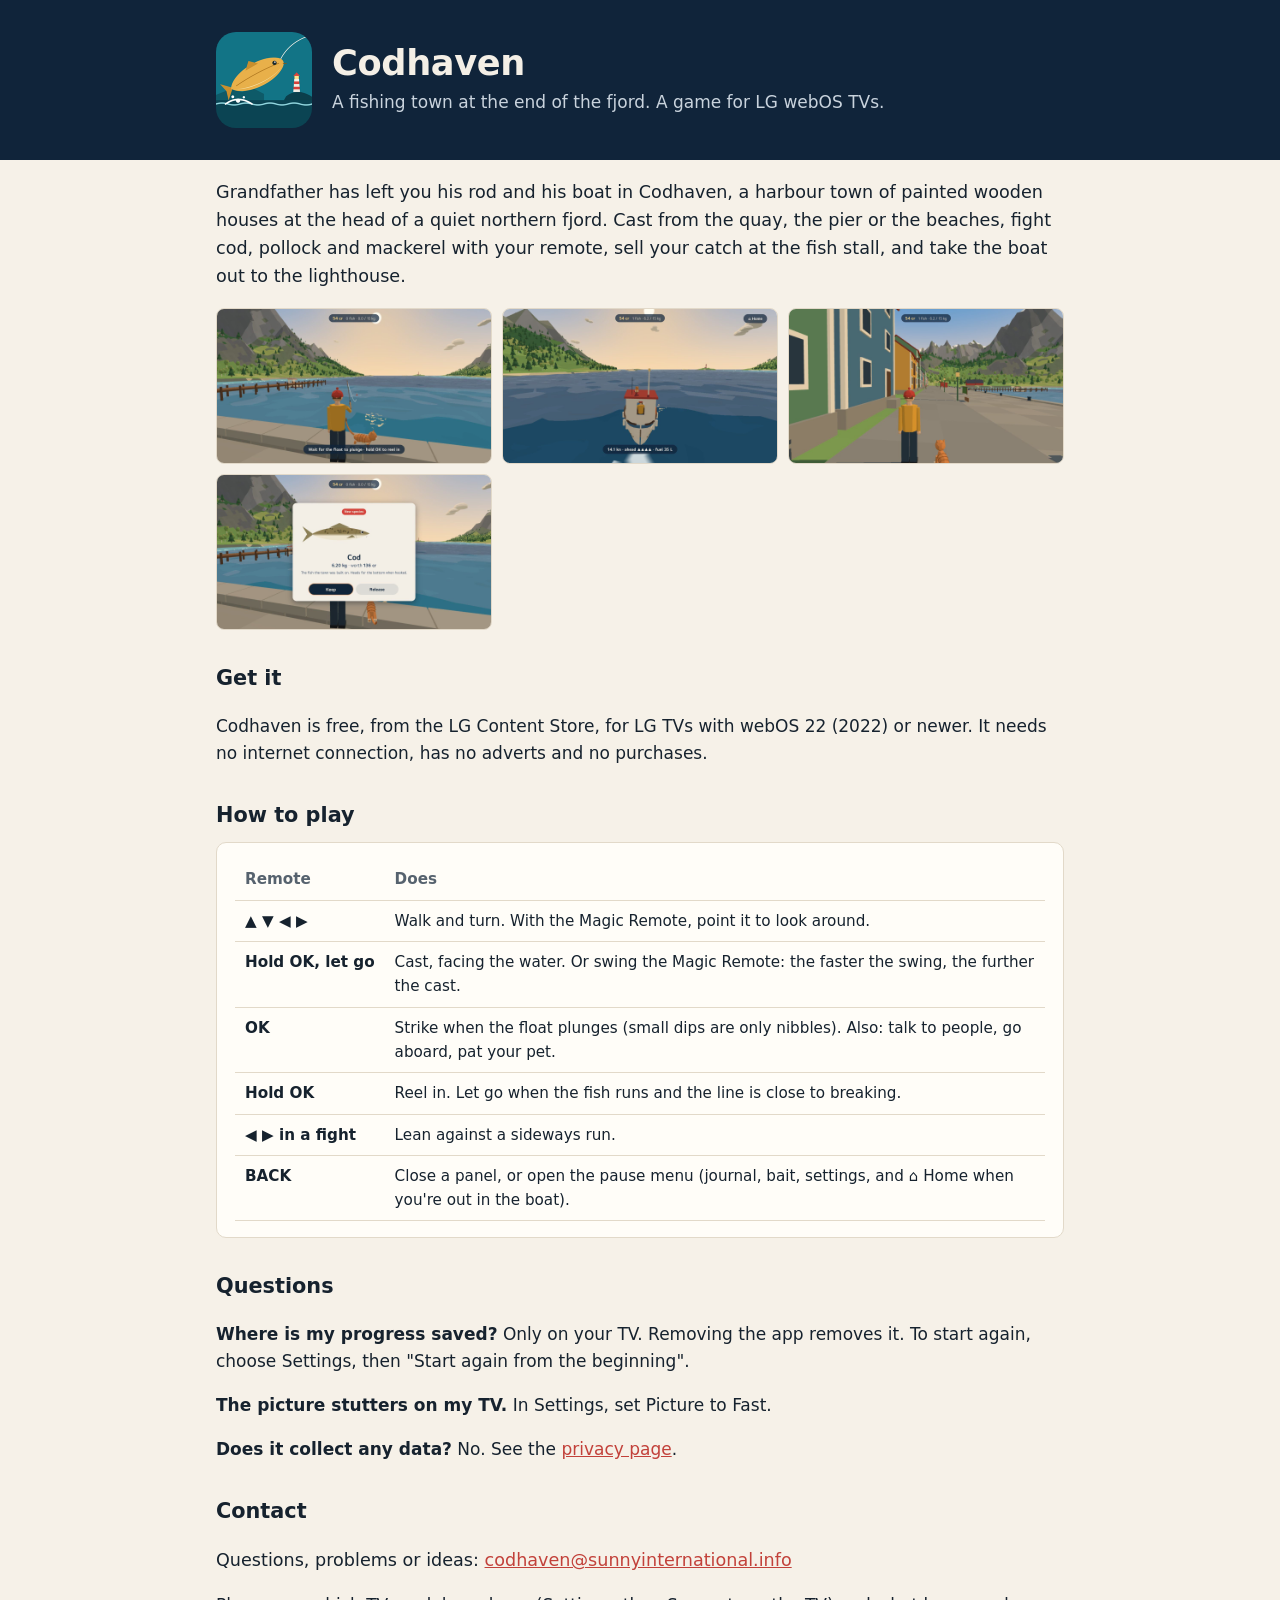
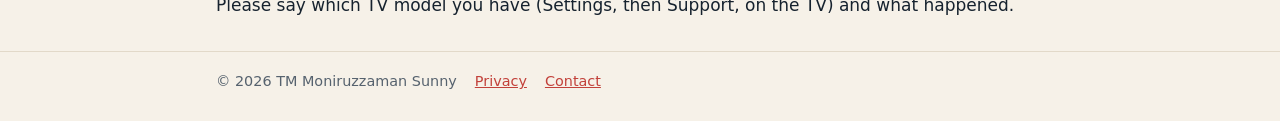
<file: index.html>
<!doctype html>
<html lang="en">
<head>
<meta charset="utf-8">
<meta name="viewport" content="width=device-width, initial-scale=1">
<title>Codhaven</title>
<meta name="description" content="Codhaven, a relaxed fishing game for LG webOS TVs: support and contact.">
<link rel="icon" href="img/icon.png">
<link rel="stylesheet" href="style.css">
</head>
<body>
<header class="hero">
  <div class="wrap">
    <img src="img/icon.png" alt="The Codhaven icon: a red and white lighthouse over a fjord">
    <div>
      <h1>Codhaven</h1>
      <p>A fishing town at the end of the fjord. A game for LG webOS TVs.</p>
    </div>
  </div>
</header>

<main class="wrap">
  <section>
    <p class="lead">Grandfather has left you his rod and his boat in Codhaven, a harbour town of painted wooden houses at the head of a quiet northern fjord. Cast from the quay, the pier or the beaches, fight cod, pollock and mackerel with your remote, sell your catch at the fish stall, and take the boat out to the lighthouse.</p>
    <div class="shots">
      <img src="img/02-fishing.jpg" alt="Fishing from the quay, a cat sitting beside you" loading="lazy">
      <img src="img/07-boat.jpg" alt="At the wheel of grandfather's boat on the fjord" loading="lazy">
      <img src="img/05-town.jpg" alt="The harbour street of painted wooden houses" loading="lazy">
      <img src="img/04-catch.jpg" alt="A 6.2 kg cod caught: keep it or release it" loading="lazy">
    </div>
  </section>

  <section>
    <h2>Get it</h2>
    <p>Codhaven is free, from the LG Content Store, for LG TVs with webOS 22 (2022) or newer. It needs no internet connection, has no adverts and no purchases.</p>
  </section>

  <section>
    <h2>How to play</h2>
    <div class="card table-scroll">
      <table>
        <tr><th>Remote</th><th>Does</th></tr>
        <tr><td>▲ ▼ ◀ ▶</td><td>Walk and turn. With the Magic Remote, point it to look around.</td></tr>
        <tr><td>Hold OK, let go</td><td>Cast, facing the water. Or swing the Magic Remote: the faster the swing, the further the cast.</td></tr>
        <tr><td>OK</td><td>Strike when the float plunges (small dips are only nibbles). Also: talk to people, go aboard, pat your pet.</td></tr>
        <tr><td>Hold OK</td><td>Reel in. Let go when the fish runs and the line is close to breaking.</td></tr>
        <tr><td>◀ ▶ in a fight</td><td>Lean against a sideways run.</td></tr>
        <tr><td>BACK</td><td>Close a panel, or open the pause menu (journal, bait, settings, and ⌂ Home when you're out in the boat).</td></tr>
      </table>
    </div>
  </section>

  <section>
    <h2>Questions</h2>
    <p><strong>Where is my progress saved?</strong> Only on your TV. Removing the app removes it. To start again, choose Settings, then "Start again from the beginning".</p>
    <p><strong>The picture stutters on my TV.</strong> In Settings, set Picture to Fast.</p>
    <p><strong>Does it collect any data?</strong> No. See the <a href="privacy.html">privacy page</a>.</p>
  </section>

  <section>
    <h2>Contact</h2>
    <p class="contact">Questions, problems or ideas: <a href="mailto:codhaven@sunnyinternational.info">codhaven@sunnyinternational.info</a></p>
    <p>Please say which TV model you have (Settings, then Support, on the TV) and what happened.</p>
  </section>
</main>

<footer>
  <div class="wrap">
    <span>© 2026 TM Moniruzzaman Sunny</span>
    <a href="privacy.html">Privacy</a>
    <a href="mailto:codhaven@sunnyinternational.info">Contact</a>
  </div>
</footer>
</body>
</html>
</file>
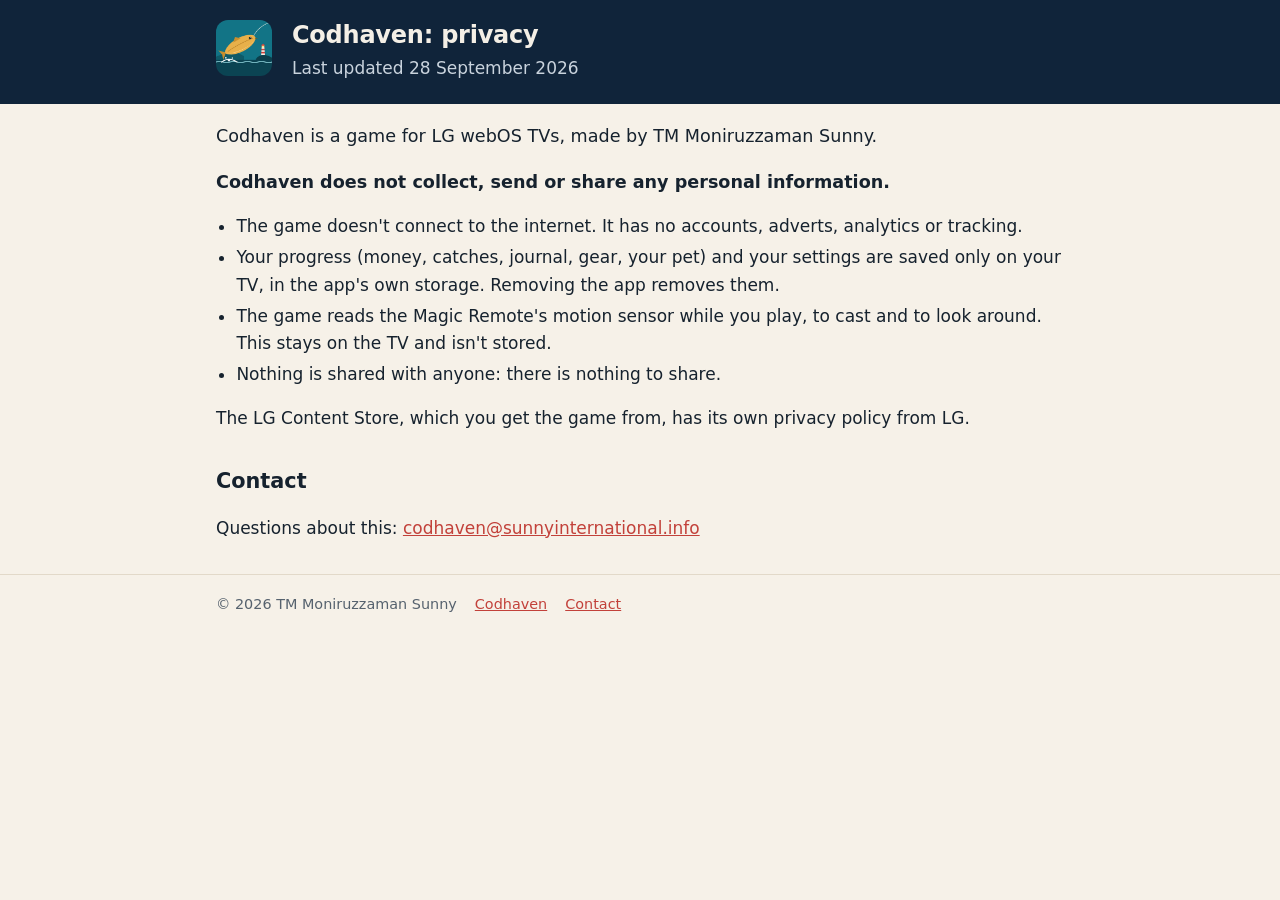
<file: privacy.html>
<!doctype html>
<html lang="en">
<head>
<meta charset="utf-8">
<meta name="viewport" content="width=device-width, initial-scale=1">
<title>Codhaven privacy</title>
<meta name="description" content="Codhaven collects, sends and shares no personal information.">
<link rel="icon" href="img/icon.png">
<link rel="stylesheet" href="style.css">
</head>
<body>
<header class="hero small">
  <div class="wrap">
    <a href="./"><img src="img/icon.png" alt="Codhaven"></a>
    <div>
      <h1><a href="./">Codhaven</a>: privacy</h1>
      <p>Last updated 28 September 2026</p>
    </div>
  </div>
</header>

<main class="wrap">
  <section>
    <p class="lead">Codhaven is a game for LG webOS TVs, made by TM Moniruzzaman Sunny.</p>
    <p class="lead"><strong>Codhaven does not collect, send or share any personal information.</strong></p>
    <ul>
      <li>The game doesn't connect to the internet. It has no accounts, adverts, analytics or tracking.</li>
      <li>Your progress (money, catches, journal, gear, your pet) and your settings are saved only on your TV, in the app's own storage. Removing the app removes them.</li>
      <li>The game reads the Magic Remote's motion sensor while you play, to cast and to look around. This stays on the TV and isn't stored.</li>
      <li>Nothing is shared with anyone: there is nothing to share.</li>
    </ul>
    <p>The LG Content Store, which you get the game from, has its own privacy policy from LG.</p>
  </section>

  <section>
    <h2>Contact</h2>
    <p>Questions about this: <a href="mailto:codhaven@sunnyinternational.info">codhaven@sunnyinternational.info</a></p>
  </section>
</main>

<footer>
  <div class="wrap">
    <span>© 2026 TM Moniruzzaman Sunny</span>
    <a href="./">Codhaven</a>
    <a href="mailto:codhaven@sunnyinternational.info">Contact</a>
  </div>
</footer>
</body>
</html>
</file>
<file: style.css>
:root {
  --bg: #f6f1e8;
  --paper: #fffdf8;
  --ink: #16222e;
  --muted: #56626e;
  --line: #e2d9c9;
  --accent: #c2413a;
  --navy: #10243a;
  color-scheme: light;
}
@media (prefers-color-scheme: dark) {
  :root {
    --bg: #0c1a2a;
    --paper: #13263a;
    --ink: #eef1f4;
    --muted: #a9b6c3;
    --line: #25405a;
    --accent: #ef7a6a;
    color-scheme: dark;
  }
}
* { box-sizing: border-box; }
html { -webkit-text-size-adjust: 100%; }
body {
  margin: 0;
  background: var(--bg);
  color: var(--ink);
  font: 17px/1.6 system-ui, -apple-system, "Segoe UI", Roboto, sans-serif;
}
a { color: var(--accent); }
.wrap { max-width: 880px; margin: 0 auto; padding: 0 16px; }

header.hero { background: var(--navy); color: #f4efe6; }
header.hero .wrap { display: flex; gap: 20px; align-items: center; padding-top: 32px; padding-bottom: 32px; }
header.hero img { width: 96px; height: 96px; border-radius: 20px; flex: none; }
header.hero h1 { margin: 0; font-size: 2.2rem; line-height: 1.1; letter-spacing: -0.01em; }
header.hero p { margin: 6px 0 0; color: #c9d3dd; }
header.small .wrap { padding-top: 20px; padding-bottom: 20px; }
header.small img { width: 56px; height: 56px; border-radius: 12px; }
header.small h1 { font-size: 1.5rem; }
header.small a { color: #f4efe6; text-decoration: none; }

main { padding: 28px 0 8px; }
section { margin: 0 0 32px; }
h2 { font-size: 1.3rem; margin: 0 0 10px; }
.lead { font-size: 1.1rem; }
.shots { display: grid; grid-template-columns: repeat(auto-fit, minmax(240px, 1fr)); gap: 10px; margin: 18px 0 0; }
.shots img { width: 100%; height: auto; display: block; border-radius: 8px; border: 1px solid var(--line); }
ul { padding-left: 1.2em; }
li { margin: 4px 0; }
.card { background: var(--paper); border: 1px solid var(--line); border-radius: 10px; padding: 16px 18px; }
table { width: 100%; border-collapse: collapse; font-size: 0.95rem; }
th, td { text-align: left; vertical-align: top; padding: 8px 10px; border-bottom: 1px solid var(--line); }
th { color: var(--muted); font-weight: 600; }
td:first-child { white-space: nowrap; font-weight: 600; }
.table-scroll { overflow-x: auto; }
.contact { font-size: 1.1rem; }
footer { border-top: 1px solid var(--line); color: var(--muted); font-size: 0.9rem; padding: 18px 0 28px; }
footer .wrap { display: flex; flex-wrap: wrap; gap: 8px 18px; }
@media (max-width: 520px) {
  header.hero .wrap { flex-direction: column; align-items: flex-start; }
  header.hero h1 { font-size: 1.8rem; }
  td:first-child { white-space: normal; }
}
</file>
